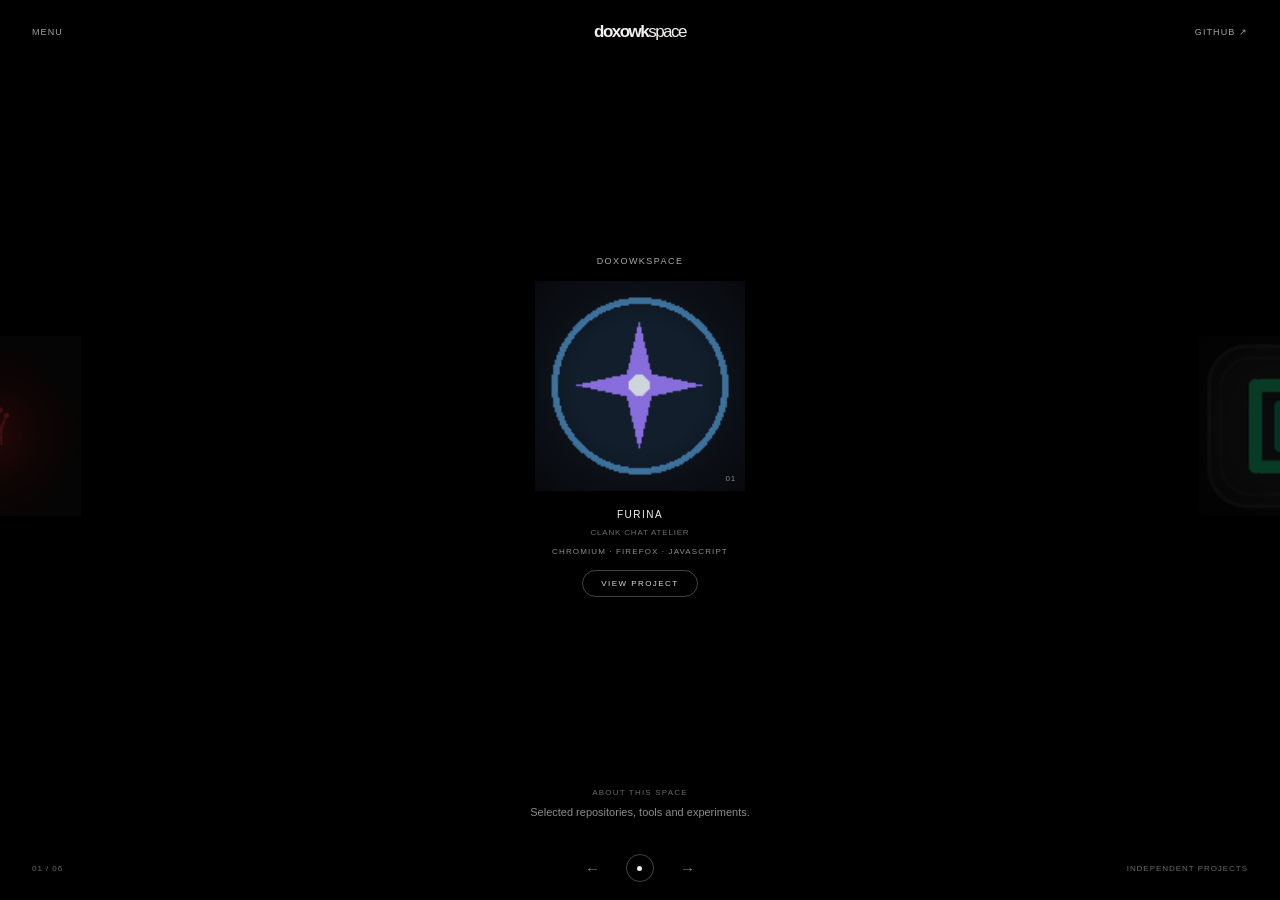
<file: index.html>
<!DOCTYPE html>
<html lang="en">
<head>
    <meta charset="UTF-8">
    <meta name="viewport" content="width=device-width, initial-scale=1.0">
    <meta name="theme-color" content="#000000">
    <meta name="description" content="DoxowkSpace — Developer portfolio: projects, tools and experiments.">

    <title>DoxowkSpace</title>

    <link rel="stylesheet" href="style.css">
    <script src="script.js" defer></script>
</head>
<body>
    
<main class="space">
    <header class="topbar">
        <button class="text-control" id="menu-button" type="button">
            MENU
        </button>

        <a class="wordmark" href="#" aria-label="DoxowkSpace home">
            doxowk<span>space</span>
        </a>

        <a class="text-control" id="github-link" href="https://github.com/" target="_blank" rel="noopener">GITHUB ↗</a>
    </header>

    <section class="gallery" aria-label="Project gallery">
        <button class="artwork side-artwork left-artwork" aria-label="Previous project">
            <span class="artwork-art art-blue"></span>
        </button>

        <div class="featured">
            <p class="collection-label">DOXOWKSPACE</p>

            <button class="artwork main-artwork" id="featured-artwork"
                aria-label="Open project details">
                <span class="artwork-art art-main"></span>
                <span class="artwork-number">01</span>
            </button>

            <div class="project-info" aria-live="polite">
                <h1 id="project-title">PROJECT ONE</h1>
                <p id="project-description">A WORK IN PROGRESS</p>
                <p class="project-tags" id="project-tags"></p>
                <button class="explore-link" id="project-details" type="button">VIEW PROJECT</button>
            </div>
        </div>

        <button class="artwork side-artwork right-artwork" aria-label="Next project">
            <span class="artwork-art art-red"></span>
        </button>
    </section>

    <div class="about-inline">
        <span>ABOUT THIS SPACE</span>
        <p>Selected repositories, tools and experiments.</p>
    </div>

    <footer class="bottombar">
        <span class="counter" id="project-counter">01 / 03</span>

        <div class="gallery-controls">
            <button class="arrow-control" id="previous-button"
                aria-label="Previous project">←</button>

            <button class="gallery-indicator" id="gallery-indicator"
                aria-label="Advance to next project">
                <span></span>
            </button>

            <button class="arrow-control" id="next-button"
                aria-label="Next project">→</button>
        </div>

        <span class="footer-label">INDEPENDENT PROJECTS</span>
    </footer>
</main>


    <aside class="detail" id="detail" aria-hidden="true" aria-labelledby="detail-title">
        <button class="text-control detail-close" id="detail-close" type="button">CLOSE</button>

        <div class="detail-inner">
            <div class="detail-art"><span class="artwork-art"></span></div>

            <div class="detail-body">
                <p class="detail-kicker" id="detail-kicker"></p>
                <h2 id="detail-title"></h2>
                <p class="detail-text" id="detail-text"></p>
                <dl class="detail-facts" id="detail-facts"></dl>
                <div class="detail-links" id="detail-links"></div>
                <div class="detail-tools" id="detail-tools" hidden>
                    <p class="detail-kicker" id="detail-tools-label"></p>
                    <div class="detail-links" id="detail-tools-links"></div>
                </div>
                <details class="detail-install" id="detail-install" hidden>
                    <summary>HOW TO INSTALL</summary>
                    <ol id="detail-install-steps"></ol>
                    <p class="install-note" id="detail-install-note" hidden></p>
                </details>
            </div>

            <section class="detail-previews" id="detail-previews" hidden>
                <p class="detail-kicker">PREVIEWS</p>
                <div class="preview-row" id="detail-previews-row"></div>
            </section>
        </div>
    </aside>

    <div class="lightbox" id="lightbox" role="dialog" aria-modal="true" aria-hidden="true" aria-label="Preview image">
        <button class="text-control lightbox-close" id="lightbox-close" type="button">CLOSE</button>
        <button class="arrow-control lightbox-prev" id="lightbox-prev" type="button" aria-label="Previous image">←</button>
        <figure class="lightbox-figure">
            <img id="lightbox-image" alt="">
            <figcaption id="lightbox-caption"></figcaption>
        </figure>
        <button class="arrow-control lightbox-next" id="lightbox-next" type="button" aria-label="Next image">→</button>
    </div>

    <nav class="menu" id="menu" aria-hidden="true" aria-label="Menu">
        <button class="text-control menu-close" id="menu-close" type="button">CLOSE</button>

        <ul>
            <li><button type="button" data-close>PROJECTS</button></li>
            <li><a id="menu-github" href="https://github.com/" target="_blank" rel="noopener">GITHUB ↗</a></li>
        </ul>

        <section class="about" id="about">
            <span>ABOUT</span>
            <p class="about-name">DOXOWK / IONUT ALEXANDRU ROSCAN / LOXXANI</p>
            <p>Developer building open-source browser extensions and games in Godot. As LOXXANI, I'm also an established music producer. Everything here is made by me, in the open.</p>
        </section>

        <section class="contact" id="music">
            <span>MUSIC / LOXXANI</span>
            <div class="contact-links" id="music-links"></div>
        </section>

        <section class="contact" id="contact">
            <span>CONTACT</span>
            <div class="contact-links" id="contact-links"></div>
        </section>
    </nav>
</body>
</html>
</file>
<file: style.css>
:root {
  color-scheme: dark;
  --background: #000;
  --foreground: #f2f0eb;
  --muted: #686868;
  --font: Arial, Helvetica, sans-serif;
}

* {
  box-sizing: border-box;
}

html {
  background: var(--background);
  scroll-behavior: smooth;
}

body {
  min-width: 320px;
  margin: 0;
  background: var(--background);
  color: var(--foreground);
  font-family: var(--font);
}

button,
a {
  color: inherit;
  font: inherit;
}

a {
  text-decoration: none;
}

button {
  -webkit-tap-highlight-color: transparent;
}

.space {
  position: relative;
  display: grid;
  grid-template-rows: 64px minmax(0, 1fr) auto 64px;
  height: 100svh;
  min-height: 480px;
  overflow: hidden;
  background: #000;
}

.topbar {
  position: relative;
  z-index: 2;
  display: grid;
  grid-template-columns: 1fr 1fr 1fr;
  align-items: center;
  padding: 0 32px;
}

.text-control {
  width: fit-content;
  padding: 8px 0;
  border: 0;
  background: none;
  color: #a0a0a0;
  font-size: 9px;
  letter-spacing: 0.12em;
  cursor: pointer;
  transition: color 180ms ease;
}

.text-control:last-child {
  justify-self: end;
}

.text-control:hover {
  color: #fff;
}

.wordmark {
  justify-self: center;
  font-size: 17px;
  font-weight: 800;
  letter-spacing: -0.09em;
}

.wordmark span {
  font-weight: 400;
}

.gallery {
  position: relative;
  display: grid;
  min-height: 0;
  place-items: center;
  overflow: hidden;
}

.featured {
  position: relative;
  z-index: 1;
  display: flex;
  width: 210px;
  flex-direction: column;
  align-items: center;
}

.collection-label {
  margin: 0 0 15px;
  color: #a5a5a5;
  font-size: 9px;
  letter-spacing: 0.16em;
}

.artwork {
  position: relative;
  display: block;
  padding: 0;
  overflow: hidden;
  border: 0;
  background: #101010;
  cursor: pointer;
}

.main-artwork {
  width: 190px;
  aspect-ratio: 1;
}

.artwork-art {
  position: absolute;
  inset: 0;
  display: block;
  overflow: hidden;
  transition: transform 500ms ease;
}

.artwork:hover .artwork-art {
  transform: scale(1.045);
}

.art-main {
  background:
    radial-gradient(ellipse at 48% 40%, #555 0, #252525 13%, transparent 35%),
    radial-gradient(ellipse at 52% 67%, #292929 0, #090909 46%, #151515 72%);
}

.art-main::before {
  position: absolute;
  inset: 12%;
  border: 1px solid #ffffff19;
  content: '';
  transform: rotate(45deg) scale(0.75);
}

.art-main::after {
  position: absolute;
  top: 23%;
  left: 35%;
  width: 30%;
  height: 54%;
  border: 1px solid #ffffff55;
  background: linear-gradient(140deg, #7775, #1119 55%, #4447);
  content: '';
  transform: rotate(-12deg);
  box-shadow: 0 0 35px #ffffff0b;
}

.art-blue {
  background:
    radial-gradient(ellipse at 40% 35%, #80929a 0, transparent 27%),
    linear-gradient(145deg, #4e6067, #161a1c 55%, #080808);
}

.art-blue::after {
  position: absolute;
  inset: 20%;
  border: 1px solid #ffffff35;
  content: '';
  transform: rotate(20deg);
}

.art-red {
  background:
    radial-gradient(circle at 55% 46%, #b42e2e 0, #762020 23%, transparent 24%),
    #d6d2ca;
}

.art-red::after {
  position: absolute;
  top: 12%;
  right: 12%;
  width: 19px;
  aspect-ratio: 1;
  background: #171717;
  content: '';
  transform: rotate(45deg);
}

.artwork-number {
  position: absolute;
  right: 9px;
  bottom: 8px;
  color: #ffffff80;
  font-size: 8px;
  letter-spacing: 0.1em;
}

.project-info {
  margin-top: 18px;
  text-align: center;
}

.project-info h1 {
  margin: 0;
  font-size: 10px;
  font-weight: 500;
  letter-spacing: 0.15em;
}

.project-info p {
  margin: 8px 0 0;
  color: var(--muted);
  font-size: 8px;
  letter-spacing: 0.1em;
}

.side-artwork {
  position: absolute;
  top: 50%;
  width: 130px;
  aspect-ratio: 1;
  transform: translateY(-50%);
  opacity: 0.9;
}

.left-artwork {
  left: 0;
  transform: translate(-72%, -50%);
}

.right-artwork {
  right: 0;
  transform: translate(72%, -50%);
}

.bottombar {
  position: relative;
  z-index: 2;
  display: grid;
  grid-template-columns: 1fr 1fr 1fr;
  align-items: center;
  padding: 0 32px;
}

.counter,
.footer-label {
  color: var(--muted);
  font-size: 8px;
  letter-spacing: 0.12em;
}

.footer-label {
  justify-self: end;
}

.gallery-controls {
  display: flex;
  align-items: center;
  justify-content: center;
  gap: 18px;
}

.arrow-control {
  padding: 8px;
  border: 0;
  background: transparent;
  color: #777;
  font-size: 15px;
  cursor: pointer;
  transition: color 180ms ease;
}

.arrow-control:hover {
  color: #fff;
}

.gallery-indicator {
  display: grid;
  width: 28px;
  height: 28px;
  place-items: center;
  padding: 0;
  border: 1px solid #ffffff40;
  border-radius: 50%;
  background: transparent;
  cursor: pointer;
}

.gallery-indicator span {
  width: 5px;
  height: 5px;
  border-radius: 50%;
  background: #eee;
}

.about-inline {
  display: flex;
  flex-direction: column;
  align-items: center;
  gap: 7px;
  padding: 0 24px 14px;
  text-align: center;
}

.about-inline > span {
  color: var(--muted);
  font-size: 8px;
  letter-spacing: 0.15em;
}

.about-inline p {
  margin: 0;
  color: #888;
  font-size: 11px;
  line-height: 1.6;
}

.about > span {
  color: var(--muted);
  font-size: 9px;
  letter-spacing: 0.15em;
}

.about p {
  max-width: 360px;
  color: #bbb;
  font-size: 14px;
  line-height: 1.8;
}

@media (min-width: 900px) {
  .featured {
    width: 240px;
  }

  .main-artwork {
    width: 210px;
  }

  .side-artwork {
    width: 180px;
  }

  .left-artwork {
    left: 0;
    transform: translate(-55%, -50%);
  }

  .right-artwork {
    right: 0;
    transform: translate(55%, -50%);
  }
}

@media (max-width: 500px) {
  .topbar {
    padding: 0 18px;
  }

  .bottombar {
    padding: 0 18px;
  }

  .featured {
    width: 180px;
  }

  .main-artwork {
    width: 160px;
  }

  .side-artwork {
    width: 105px;
  }

  .left-artwork {
    transform: translate(-76%, -50%);
  }

  .right-artwork {
    transform: translate(76%, -50%);
  }

  .footer-label {
    max-width: 75px;
    text-align: right;
    line-height: 1.6;
  }

  .gallery-controls {
    gap: 5px;
  }
}

@media (prefers-reduced-motion: reduce) {
  *,
  *::before,
  *::after {
    scroll-behavior: auto !important;
    transition-duration: 0.01ms !important;
  }
}

html,
body {
  width: 100%;
  height: 100%;
  overflow: hidden;
}

@media (max-height: 600px) {
  .space {
    grid-template-rows: 48px minmax(0, 1fr) auto 48px;
  }

  .featured {
    width: 170px;
  }

  .main-artwork {
    width: 145px;
  }

  .collection-label {
    margin-bottom: 8px;
  }

  .project-info {
    margin-top: 10px;
  }

  .about-inline {
    padding-bottom: 5px;
  }
}

/* Gallery motion */

.artwork {
  will-change: transform, opacity;
  transition:
    transform 650ms cubic-bezier(0.22, 1, 0.36, 1),
    opacity 450ms ease,
    filter 450ms ease;
}

.main-artwork {
  animation: artwork-float 5s ease-in-out infinite;
}

.main-artwork:hover {
  filter: brightness(1.12);
}

.side-artwork {
  opacity: 0.48;
  filter: brightness(0.72);
  transition:
    transform 750ms cubic-bezier(0.22, 1, 0.36, 1),
    opacity 650ms ease,
    filter 650ms ease;
}

.left-artwork:hover,
.right-artwork:hover {
  opacity: 0.8;
  filter: brightness(1);
}

.artwork-art {
  transition: transform 800ms cubic-bezier(0.22, 1, 0.36, 1);
}

.artwork:hover .artwork-art {
  transform: scale(1.035);
}

.project-info h1,
.project-info p,
.artwork-number {
  transition:
    opacity 220ms ease,
    transform 350ms ease;
}

.project-info.is-changing h1,
.project-info.is-changing p {
  opacity: 0;
  transform: translateY(5px);
}

.gallery.is-transitioning .featured {
  pointer-events: none;
}

.gallery.is-transitioning .main-artwork {
  animation-play-state: paused;
}

.collection-label {
  transition: opacity 350ms ease;
}

.gallery.is-transitioning .collection-label {
  opacity: 0.35;
}

@keyframes artwork-float {
  0%,
  100% {
    translate: 0 0;
  }

  50% {
    translate: 0 -4px;
  }
}

@media (prefers-reduced-motion: reduce) {
  .main-artwork {
    animation: none;
  }

  .artwork,
  .artwork-art,
  .project-info h1,
  .project-info p,
  .collection-label {
    transition-duration: 0.01ms !important;
  }
}

/* Carousel transitions (the slide itself is animated from script.js) */

.gallery.is-transitioning .artwork {
  pointer-events: none;
}

.gallery.is-transitioning .artwork-number {
  opacity: 0;
}

/* Portfolio additions */

.space::after {
  position: absolute;
  inset: 0;
  z-index: 3;
  opacity: 0.07;
  pointer-events: none;
  mix-blend-mode: overlay;
  content: '';
  background-image: url("data:image/svg+xml,%3Csvg xmlns='http://www.w3.org/2000/svg' width='160' height='160'%3E%3Cfilter id='n'%3E%3CfeTurbulence type='fractalNoise' baseFrequency='.9' numOctaves='2'/%3E%3C/filter%3E%3Crect width='100%25' height='100%25' filter='url(%23n)'/%3E%3C/svg%3E");
}

.artwork-art.has-image {
  background-position: center;
  background-size: cover;
}

.artwork-art.has-image::before,
.artwork-art.has-image::after {
  display: none;
}

.project-info .project-tags {
  margin-top: 10px;
  color: #8a8a8a;
  font-size: 8px;
  letter-spacing: 0.14em;
}

.explore-link {
  display: inline-block;
  margin-top: 14px;
  padding: 8px 18px;
  border: 1px solid #ffffff40;
  border-radius: 999px;
  color: #d8d8d8;
  font-size: 8px;
  letter-spacing: 0.18em;
  transition:
    background 220ms ease,
    color 220ms ease,
    border-color 220ms ease,
    opacity 220ms ease;
}

.explore-link:hover {
  border-color: var(--foreground);
  background: var(--foreground);
  color: #000;
}

.explore-link[hidden] {
  display: none;
}

.project-info.is-changing .explore-link {
  opacity: 0;
  pointer-events: none;
}

.menu {
  position: fixed;
  inset: 0;
  z-index: 10;
  display: flex;
  flex-direction: column;
  align-items: center;
  justify-content: center;
  gap: 40px;
  padding: 72px 24px 32px;
  overflow-y: auto;
  justify-content: safe center;
  background: #000000ee;
  opacity: 0;
  visibility: hidden;
  backdrop-filter: blur(14px);
  transition:
    opacity 350ms ease,
    visibility 0s linear 350ms;
}

.menu.is-open {
  opacity: 1;
  visibility: visible;
  transition:
    opacity 350ms ease,
    visibility 0s;
}

.menu-close {
  position: absolute;
  top: 20px;
  left: 32px;
}

.menu ul {
  display: grid;
  gap: 18px;
  margin: 0;
  padding: 0;
  list-style: none;
  text-align: center;
}

.menu li a,
.menu li button {
  padding: 0;
  border: 0;
  background: none;
  color: var(--foreground);
  font-size: clamp(24px, 6vw, 40px);
  font-weight: 800;
  letter-spacing: -0.07em;
  cursor: pointer;
  opacity: 0.5;
  transition: opacity 200ms ease;
}

.menu li a:hover,
.menu li button:hover {
  opacity: 1;
}

.menu .about {
  max-width: 360px;
  padding: 0 24px;
  text-align: center;
}

@media (max-width: 500px) {
  .menu-close {
    left: 18px;
  }
}

@media (max-height: 600px) {
  .explore-link {
    margin-top: 8px;
    padding: 6px 14px;
  }
}

button.explore-link {
  background: transparent;
  font-family: inherit;
  cursor: pointer;
}

.art-qoc {
  background:
    radial-gradient(circle at 50% 55%, #6a1616 0, #2a0a0a 38%, transparent 70%),
    #0c0c0c;
}

.art-qoc::after {
  position: absolute;
  inset: 0;
  display: grid;
  place-items: center;
  color: #b32d2d;
  font-size: 54px;
  content: '♛';
}

/* Project detail panel */

.detail {
  position: fixed;
  inset: 0;
  z-index: 9;
  display: grid;
  place-items: center;
  padding: 72px 32px 32px;
  overflow-y: auto;
  background: #000000f2;
  opacity: 0;
  visibility: hidden;
  backdrop-filter: blur(14px);
  transition:
    opacity 400ms ease,
    visibility 0s linear 400ms;
}

.detail.is-open {
  opacity: 1;
  visibility: visible;
  transition:
    opacity 400ms ease,
    visibility 0s;
}

.detail-close {
  position: absolute;
  top: 20px;
  left: 32px;
}

.detail-inner {
  display: grid;
  width: min(820px, 100%);
  grid-template-columns: minmax(0, 300px) minmax(0, 1fr);
  gap: 48px;
  align-items: center;
  transform: translateY(18px);
  transition: transform 700ms cubic-bezier(0.22, 1, 0.36, 1);
}

.detail.is-open .detail-inner {
  transform: none;
}

.detail-art {
  position: relative;
  width: 100%;
  aspect-ratio: 1;
  overflow: hidden;
  background: #101010;
}

.detail-kicker {
  margin: 0 0 12px;
  color: var(--muted);
  font-size: 9px;
  letter-spacing: 0.16em;
}

.detail-body h2 {
  margin: 0;
  font-size: clamp(26px, 5vw, 44px);
  font-weight: 800;
  letter-spacing: -0.07em;
  line-height: 1;
}

.detail-text {
  margin: 20px 0 0;
  color: #bbb;
  font-size: 14px;
  line-height: 1.8;
}

.detail-facts {
  display: grid;
  grid-template-columns: auto 1fr;
  gap: 8px 24px;
  margin: 24px 0 0;
  font-size: 9px;
  letter-spacing: 0.14em;
}

.detail-facts dt {
  color: var(--muted);
}

.detail-facts dd {
  margin: 0;
  color: #d8d8d8;
}

.detail-links {
  display: flex;
  flex-wrap: wrap;
  gap: 10px;
  margin-top: 28px;
}

.detail-links .explore-link {
  margin-top: 0;
}

@media (max-width: 700px) {
  .detail {
    place-items: start center;
    padding: 64px 18px 32px;
  }

  .detail-close {
    left: 18px;
  }

  .detail-inner {
    grid-template-columns: 1fr;
    gap: 28px;
  }

  .detail-art {
    max-width: 220px;
  }
}

.menu .about .about-name {
  margin: 14px 0 10px;
  color: var(--foreground);
  font-size: 10px;
  letter-spacing: 0.16em;
  line-height: 1.7;
}

.detail-tools {
  margin-top: 32px;
}

.detail-tools[hidden] {
  display: none;
}

.detail-tools .detail-kicker {
  margin-bottom: 12px;
}

.detail-tools .detail-links {
  margin-top: 0;
}

.contact {
  display: flex;
  max-width: 440px;
  flex-direction: column;
  align-items: center;
  gap: 14px;
}

.contact > span {
  color: var(--muted);
  font-size: 9px;
  letter-spacing: 0.15em;
}

.contact-links {
  display: flex;
  flex-wrap: wrap;
  justify-content: center;
  gap: 10px;
}

.contact-links .explore-link {
  margin-top: 0;
}

/* Cover icons: slight dim + vignette (tweak the two alpha values below) */

.artwork-art.has-image::after {
  position: absolute;
  inset: 0;
  display: block;
  pointer-events: none;
  content: '';
  background:
    radial-gradient(ellipse at center, transparent 42%, #00000099 100%),
    #00000024;
}

/* Install guide, previews and lightbox */

.detail-install {
  margin-top: 28px;
  border-top: 1px solid #ffffff1f;
  padding-top: 16px;
}

.detail-install[hidden] {
  display: none;
}

.detail-install summary {
  display: flex;
  align-items: center;
  justify-content: space-between;
  color: #d8d8d8;
  font-size: 9px;
  letter-spacing: 0.16em;
  list-style: none;
  cursor: pointer;
  transition: color 180ms ease;
}

.detail-install summary::-webkit-details-marker {
  display: none;
}

.detail-install summary::after {
  color: var(--muted);
  font-size: 13px;
  content: '+';
}

.detail-install[open] summary::after {
  content: '–';
}

.detail-install summary:hover {
  color: #fff;
}

.detail-install ol {
  margin: 16px 0 0;
  padding-left: 20px;
  color: #bbb;
  font-size: 13px;
  line-height: 1.75;
}

.detail-install li {
  padding-left: 4px;
}

.detail-install li + li {
  margin-top: 6px;
}

.detail-install li::marker {
  color: var(--muted);
  font-size: 11px;
}

.detail-install code {
  padding: 1px 6px;
  border: 1px solid #ffffff1f;
  background: #0d0d0d;
  color: #e4e1da;
  font-family: ui-monospace, SFMono-Regular, Menlo, Consolas, monospace;
  font-size: 11px;
  word-break: break-all;
}

.detail-install strong {
  color: var(--foreground);
  font-weight: 600;
}

.install-note {
  margin: 14px 0 0;
  color: var(--muted);
  font-size: 9px;
  letter-spacing: 0.12em;
  line-height: 1.8;
}

.install-note[hidden] {
  display: none;
}

.detail-previews {
  grid-column: 1 / -1;
  min-width: 0;
}

.detail-previews[hidden] {
  display: none;
}

.preview-row {
  display: flex;
  gap: 14px;
  padding-bottom: 12px;
  overflow-x: auto;
  scroll-snap-type: x proximity;
  scrollbar-color: #333 transparent;
  scrollbar-width: thin;
}

.preview-thumb {
  display: flex;
  flex: 0 0 auto;
  flex-direction: column;
  gap: 10px;
  padding: 0;
  border: 0;
  background: none;
  cursor: zoom-in;
  scroll-snap-align: start;
  text-align: left;
}

.preview-thumb img {
  display: block;
  width: auto;
  max-width: none;
  height: 170px;
  border: 1px solid #ffffff1f;
  background: #101010;
  opacity: 0.82;
  transition:
    opacity 250ms ease,
    border-color 250ms ease;
}

.preview-thumb:hover img,
.preview-thumb:focus-visible img {
  border-color: #ffffff55;
  opacity: 1;
}

.preview-thumb span {
  display: block;
  width: 0;
  min-width: 100%;
  color: var(--muted);
  font-size: 8px;
  letter-spacing: 0.12em;
  line-height: 1.6;
  text-transform: uppercase;
}

.lightbox {
  position: fixed;
  inset: 0;
  z-index: 12;
  display: grid;
  grid-template-columns: auto minmax(0, 1fr) auto;
  align-items: center;
  gap: 8px;
  padding: 72px 24px 32px;
  background: #000000f7;
  opacity: 0;
  visibility: hidden;
  backdrop-filter: blur(14px);
  transition:
    opacity 300ms ease,
    visibility 0s linear 300ms;
}

.lightbox.is-open {
  opacity: 1;
  visibility: visible;
  transition:
    opacity 300ms ease,
    visibility 0s;
}

.lightbox-close {
  position: absolute;
  top: 20px;
  left: 32px;
}

.lightbox-prev,
.lightbox-next {
  grid-row: 1;
  padding: 16px;
  font-size: 20px;
}

.lightbox-prev {
  grid-column: 1;
}

.lightbox-next {
  grid-column: 3;
}

.lightbox-figure {
  display: flex;
  grid-column: 2;
  grid-row: 1;
  min-width: 0;
  margin: 0;
  flex-direction: column;
  align-items: center;
  gap: 16px;
}

.lightbox-figure img {
  display: block;
  max-width: 100%;
  max-height: calc(100svh - 170px);
  border: 1px solid #ffffff1f;
  object-fit: contain;
}

.lightbox-figure figcaption {
  color: #a0a0a0;
  font-size: 9px;
  letter-spacing: 0.14em;
  text-align: center;
  text-transform: uppercase;
}

@media (max-width: 700px) {
  .preview-thumb img {
    height: 140px;
  }

  .lightbox {
    gap: 0;
    padding: 64px 4px 24px;
  }

  .lightbox-close {
    left: 18px;
  }

  .lightbox-prev,
  .lightbox-next {
    padding: 10px;
  }
}
</file>
